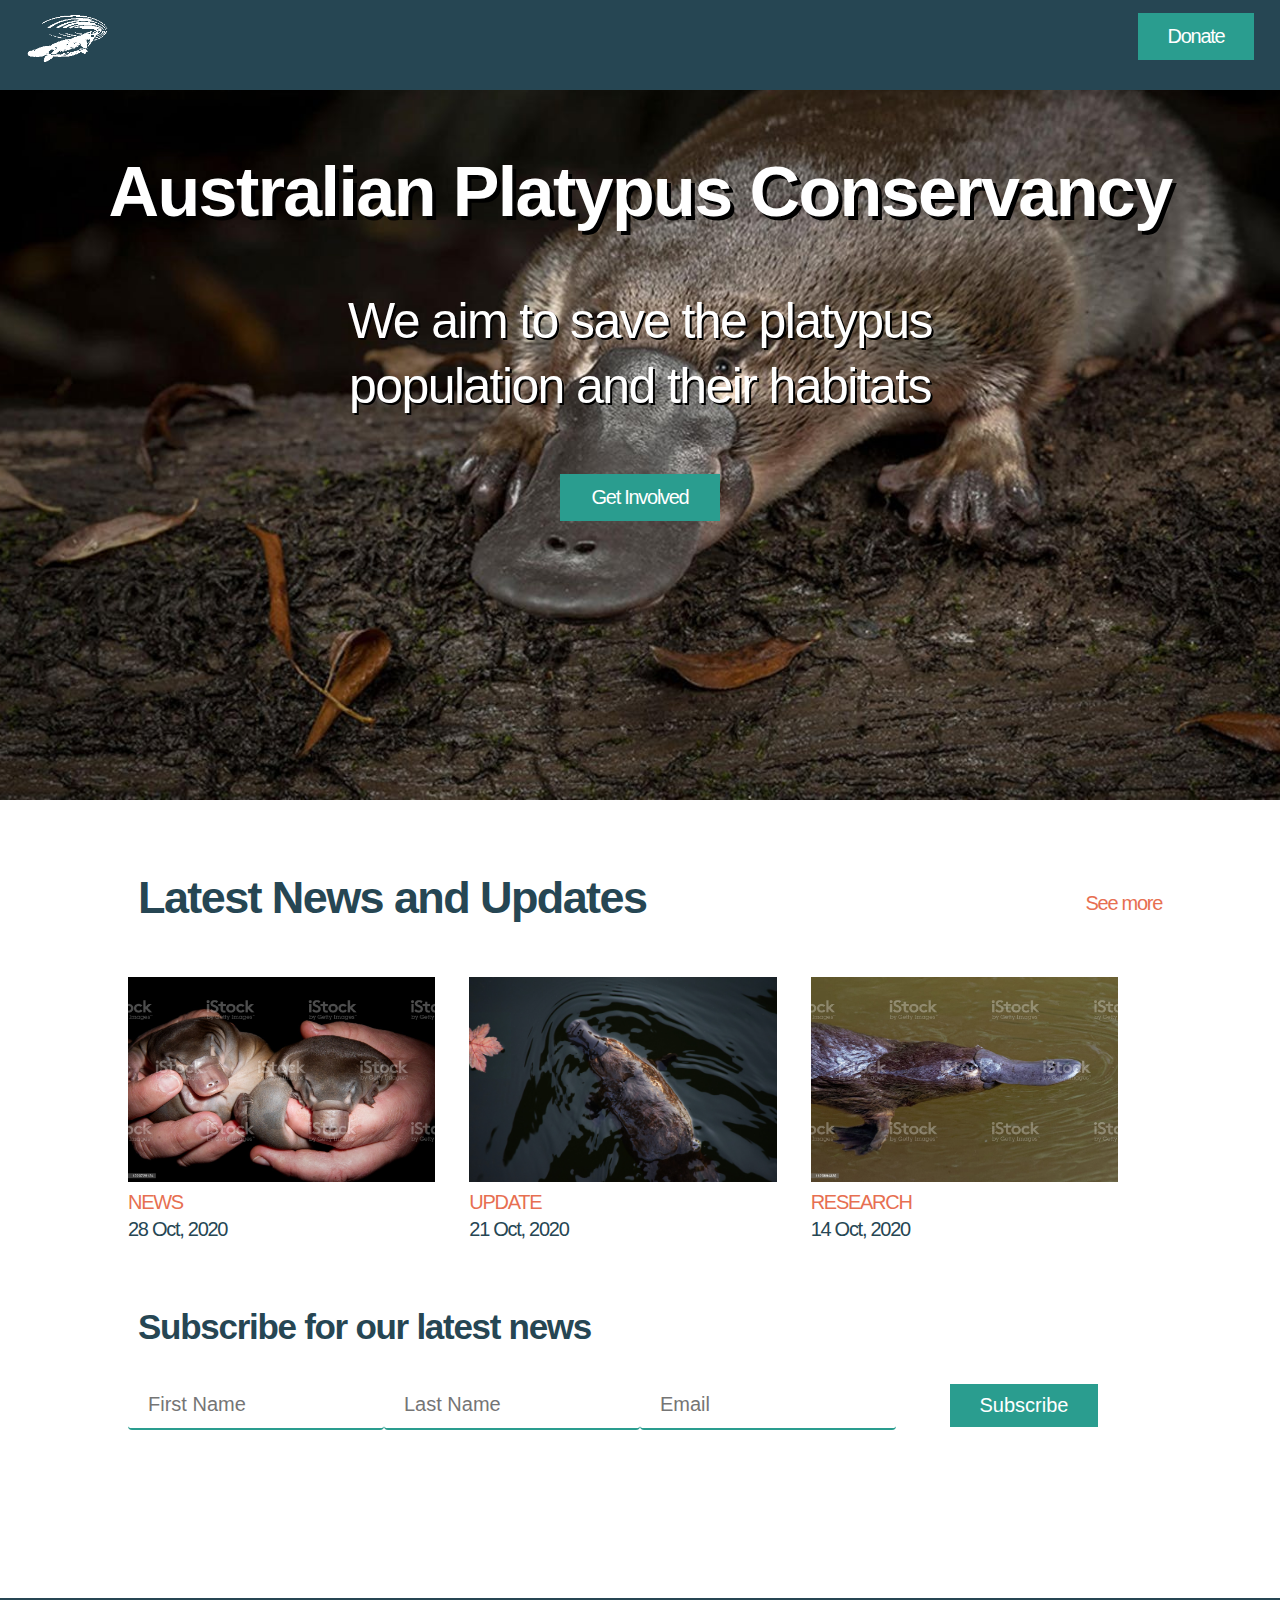
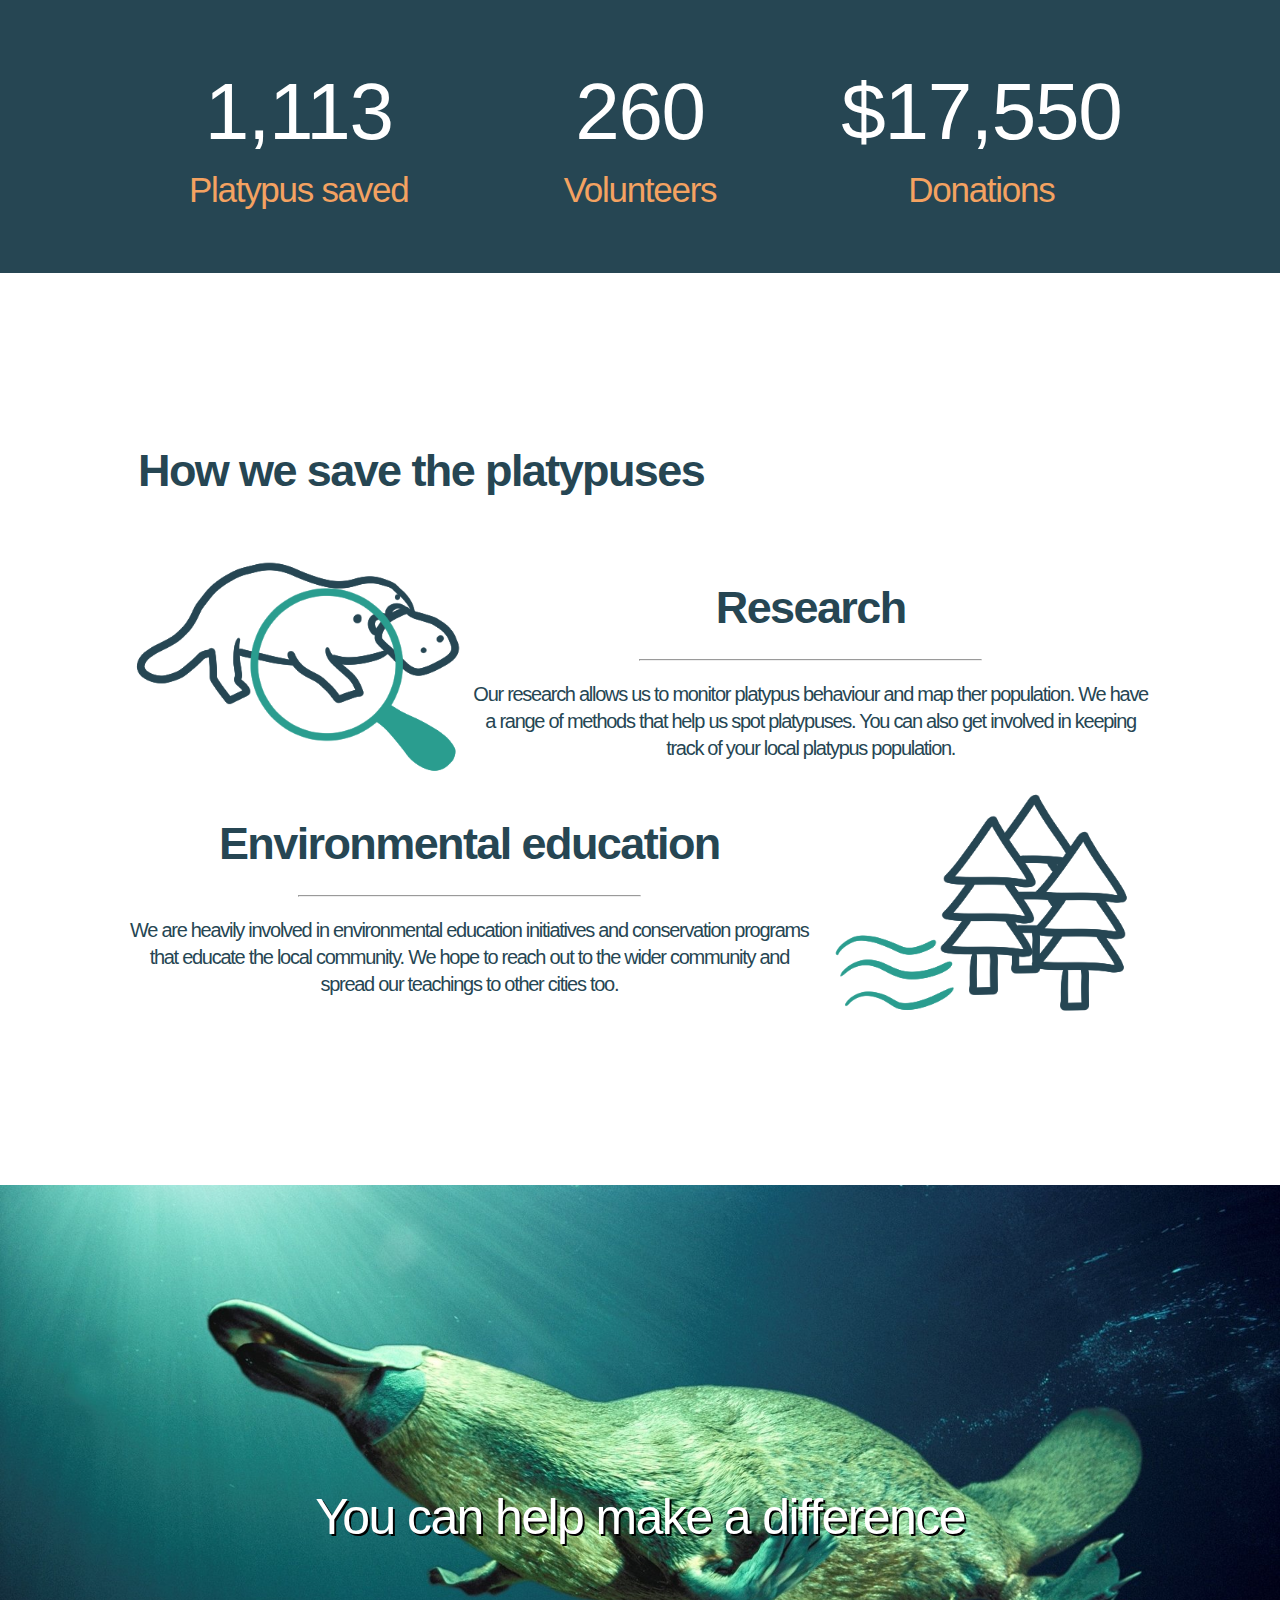
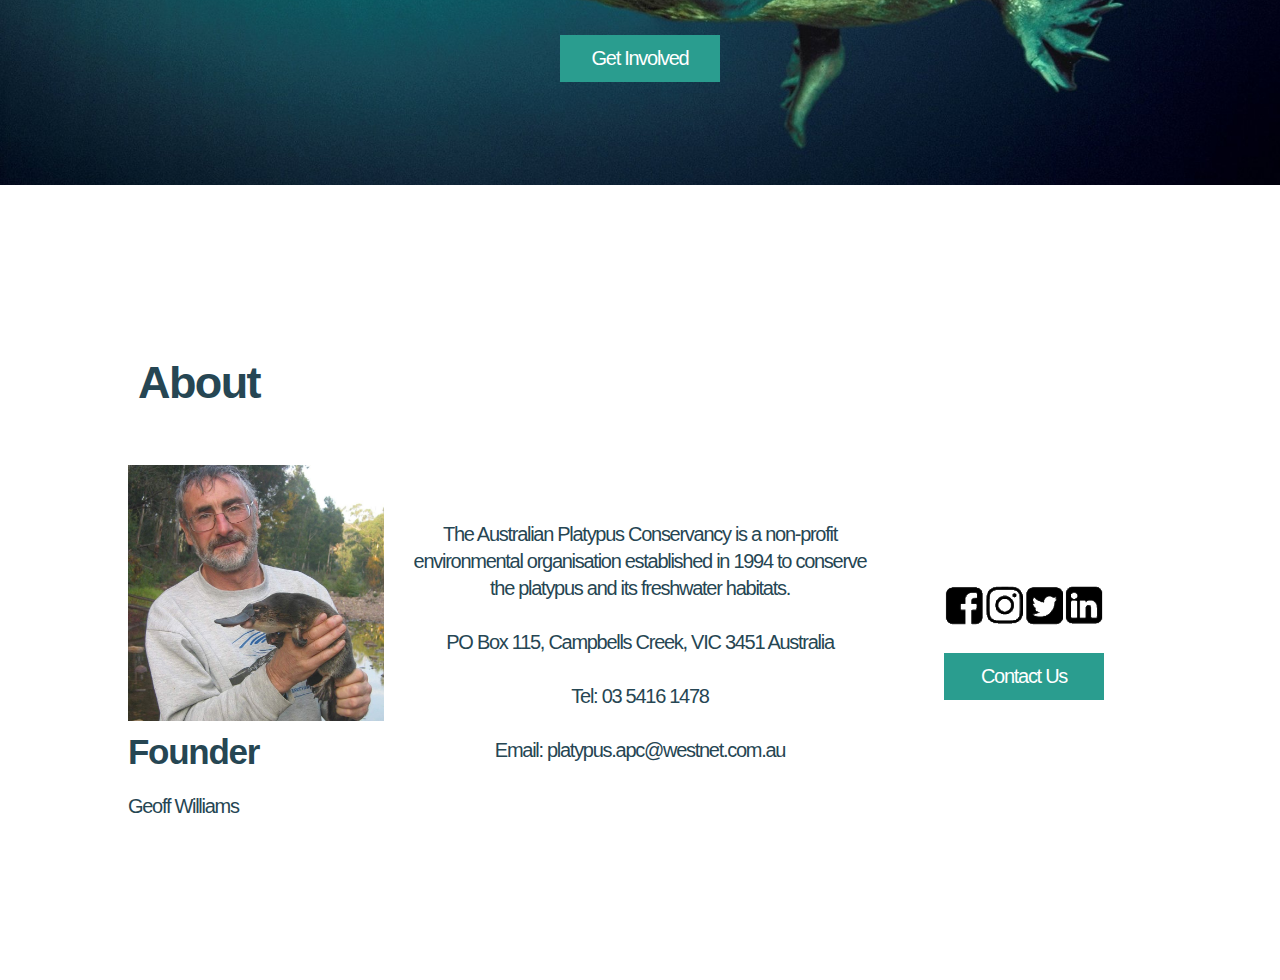
<file: index.html>
<!DOCTYPE html>
<html>

<head>
	<meta charset="utf-8">
	<meta name="viewport" content="width=device-width">
	<title>Australian Platypus Conservancy</title>
	<link href="style.css" rel="stylesheet" type="text/css" />
  <link rel="apple-touch-icon" sizes="180x180" href="images/favicon/apple-touch-icon.png">
  <link rel="icon" type="image/png" sizes="32x32" href="images/favicon/favicon-32x32.png">
  <link rel="icon" type="image/png" sizes="16x16" href="images/favicon/favicon-16x16.png">
  <link rel="manifest" href="images/favicon/site.webmanifest">
</head>

<header>
	<!-- Top header with logo and donate button -->
	<div class="top-header">
		<div class="logo-container">
			<a href="index.html"><img src="images/plat-logo-w.png" id="pla-logo"alt="APC logo" height="50px"></a>
		</div>

		<nav>
			<a href="donate.html" id="donate" class="button">Donate</a>
		</nav>
	</div>

	<!-- Australian Platypus Conservancy title -->
	<div class="title">
		<h1>Australian Platypus Conservancy</h1>
	</div>
	<div class="goal">
		<h2>We aim to save the platypus<br> population and their habitats</h2>
  </div>
  <a href="blank" id="involved" class="button">Get Involved</a>
</header>

<body>
<!-- News Section -->
<div class="section">
  <div class="toprow">
    <div class="sectionheading">
      <h3>Latest News and Updates</h3>
    </div>
    <div class="seemore">
      <a href="blank">See more</a>
    </div>
  </div>
  <div class="spacer"></div>
  <div class="news">
    <div class="column">
      <div class="img-container">
        <a href="blank"><img src="images/babyplat.jpg" alt="two baby platypuses" width="90%">
      </div>
      <div class="newscaption">
        <p>NEWS</p>
      </div>
      <div class="date">
        <p>28 Oct, 2020</p>
      </div>
      </a>
    </div>
    <div class="column">
      <div class="img-container">
        <a href="blank"><img src="images/topplat.jpg" alt="top view of a platypus swimming" width="90%">
      </div>
      <div class="newscaption">
        <p>UPDATE</p>
      </div>
      <div class="date">
        <p>21 Oct, 2020</p>
      </div>
      </a>
    </div>
    <div class="column">
      <div class="img-container">
        <a href="blank"><img src="images/swimplat.jpg" alt="side view of a platypus swimming" width="90%">
      </div>
      <div class="newscaption">
        <p>RESEARCH</p>
      </div>
      <div class="date">
        <p>14 Oct, 2020</p>
      </div>
      </a>
    </div>
  </div>

  
  <div class="spacer"></div>

  
  <!-- Subscribe Section -->
  <div class="toprow">
    <div class="sectionheading">
      <h4>Subscribe for our latest news</h4>
    </div>
  </div>
  <div class="spacer"></div>
    <div class="subscribe">
      <div class="firstname">
        <label class="subform">
          <input type="text" name="first-name" required="true" class="form-field-input" placeholder="First Name">
      </div>
      <div class="lastname">
        <label class="subform">
          <input type="text" name="last-name" required="true" class="form-field-input" placeholder="Last Name">
      </div>
      <div class="email">
        <label class="subform">
          <input type="email" name="email" required="true" class="form-field-input" placeholder="Email">
      </div>
      <div class="subbutton">
        <input type="submit" value="Subscribe" id="subscribe" class="button">
      </div>
    </div>
</div>

<div class="spacer"></div>
<div class="spacer"></div>

<!-- Statistics Section -->
<div class="section" id="stat">
  <div class="statistics">
    <div class="platsaved">
      <p>1,113</p>
      <p id="stat-label">Platypus saved</p>
    </div>
    <div class="volunteers">
      <p>260</p>
      <p id="stat-label">Volunteers</p>
    </div>
    <div class="donations">
      <p>$17,550</p>
      <p id="stat-label">Donations</p>
    </div>
  </div>
</div>

<div class="spacer"></div>
<div class="spacer"></div>


<!-- Activities Section -->
<div class="section">
  <div class="toprow">
    <div class="sectionheading">
      <h3>How we save the platypuses</h3>
    </div>
  </div>

  <div class="spacer"></div>
  <div class="spacer"></div>

  <div class="activities">
    <div class="photo-research">
      <div class="img-container-static">
        <img src="images/plat-research-icon.png" alt="drawing of magnifying glass and platypus" width="100%">
      </div>
    </div>
    <div class="act-research">
      <h3>Research</h3>
       <hr style="width:50%;text-align:center;margin:20px auto;">
      <p>Our research allows us to monitor platypus behaviour and map ther population. We have a range of methods that help us spot platypuses. You can also get involved in keeping track of your local platypus population.</p>
    </div>
    <div class="act-environment">
      <h3>Environmental education</h3>
       <hr style="width:50%;text-align:center;margin:20px auto;">
      <p id="">We are heavily involved in environmental education initiatives and conservation programs that educate the local community. We hope to reach out to the wider community and spread our teachings to other cities too.</p>
    </div>
    <div class="photo-environment">
      <div class="img-container-static">
        <img src="images/plat-enviro-icon.png" alt="drawing of trees and water" width="100%">
      </div>
    </div>
  </div>
</div>

<div class="spacer"></div>
<div class="spacer"></div>

<!-- Get Involved Section -->
<div class="getinvolved">
  <div class="difference">
		<h2>You can help make a difference</h2>
  </div>
  <a href="blank" id="involved" class="button">Get Involved</a>
</div>

<div class="spacer"></div>
<div class="spacer"></div>

<footer>
  <div class="section">
    <div class="toprow">
      <div class="sectionheading">
        <h3>About</h3>
      </div>
    </div>
  <div class="spacer"></div>
  <div class="spacer"></div>
  <div class="about">
    <div class="founder">
      <div class="img-container-static">
        <img src="images/geoffwilliams.jpg" alt="photo of Geoff Williams holding a platypus" width="100%">
      </div>
      <h4>Founder</h4>
      <p>Geoff Williams</p>
    </div>
    <div class="about-details">
      <p>The Australian Platypus Conservancy is a non-profit environmental organisation established in 1994 to conserve the platypus and its freshwater habitats.</p>
      <br>
      <p>PO Box 115, Campbells Creek, VIC 3451 Australia</p>
      <br>
      <p>Tel: 03 5416 1478</p>
      <br>
      <p>Email: platypus.apc@westnet.com.au</p>
    </div>
    <div class="social-media">
        <div class="facebook">
          <a href="https://www.facebook.com/Australian-Platypus-Conservancy-Official-225816770830721/"><img src="images/fb-icon.png" alt="facebook icon" width="40px"></a>
        </div>
        <div class="instagram">
          <a href="https://www.instagram.com/"><img src="images/insta-icon.png" alt="instagram icon" width="40px"></a>
        </div>
        <div class="twitter">
          <a href="https://www.twitter.com/"><img src="images/twit-icon.png" alt="twitter icon" width="40px"></a>
        </div>
        <div class="linkedin">
          <a href="https://www.linkedin.com/"><img src="images/link-icon.png" alt="linkedin icon" width="40px"></a>
        </div>
      <div class="contact-us">
        <a href="blank" id="contact" class="button">Contact Us</a>
      </div>
    </div>
  </div>

  </div>
</footer>




	<script src="script.js">

	</script>
</body>

</html>
</file>
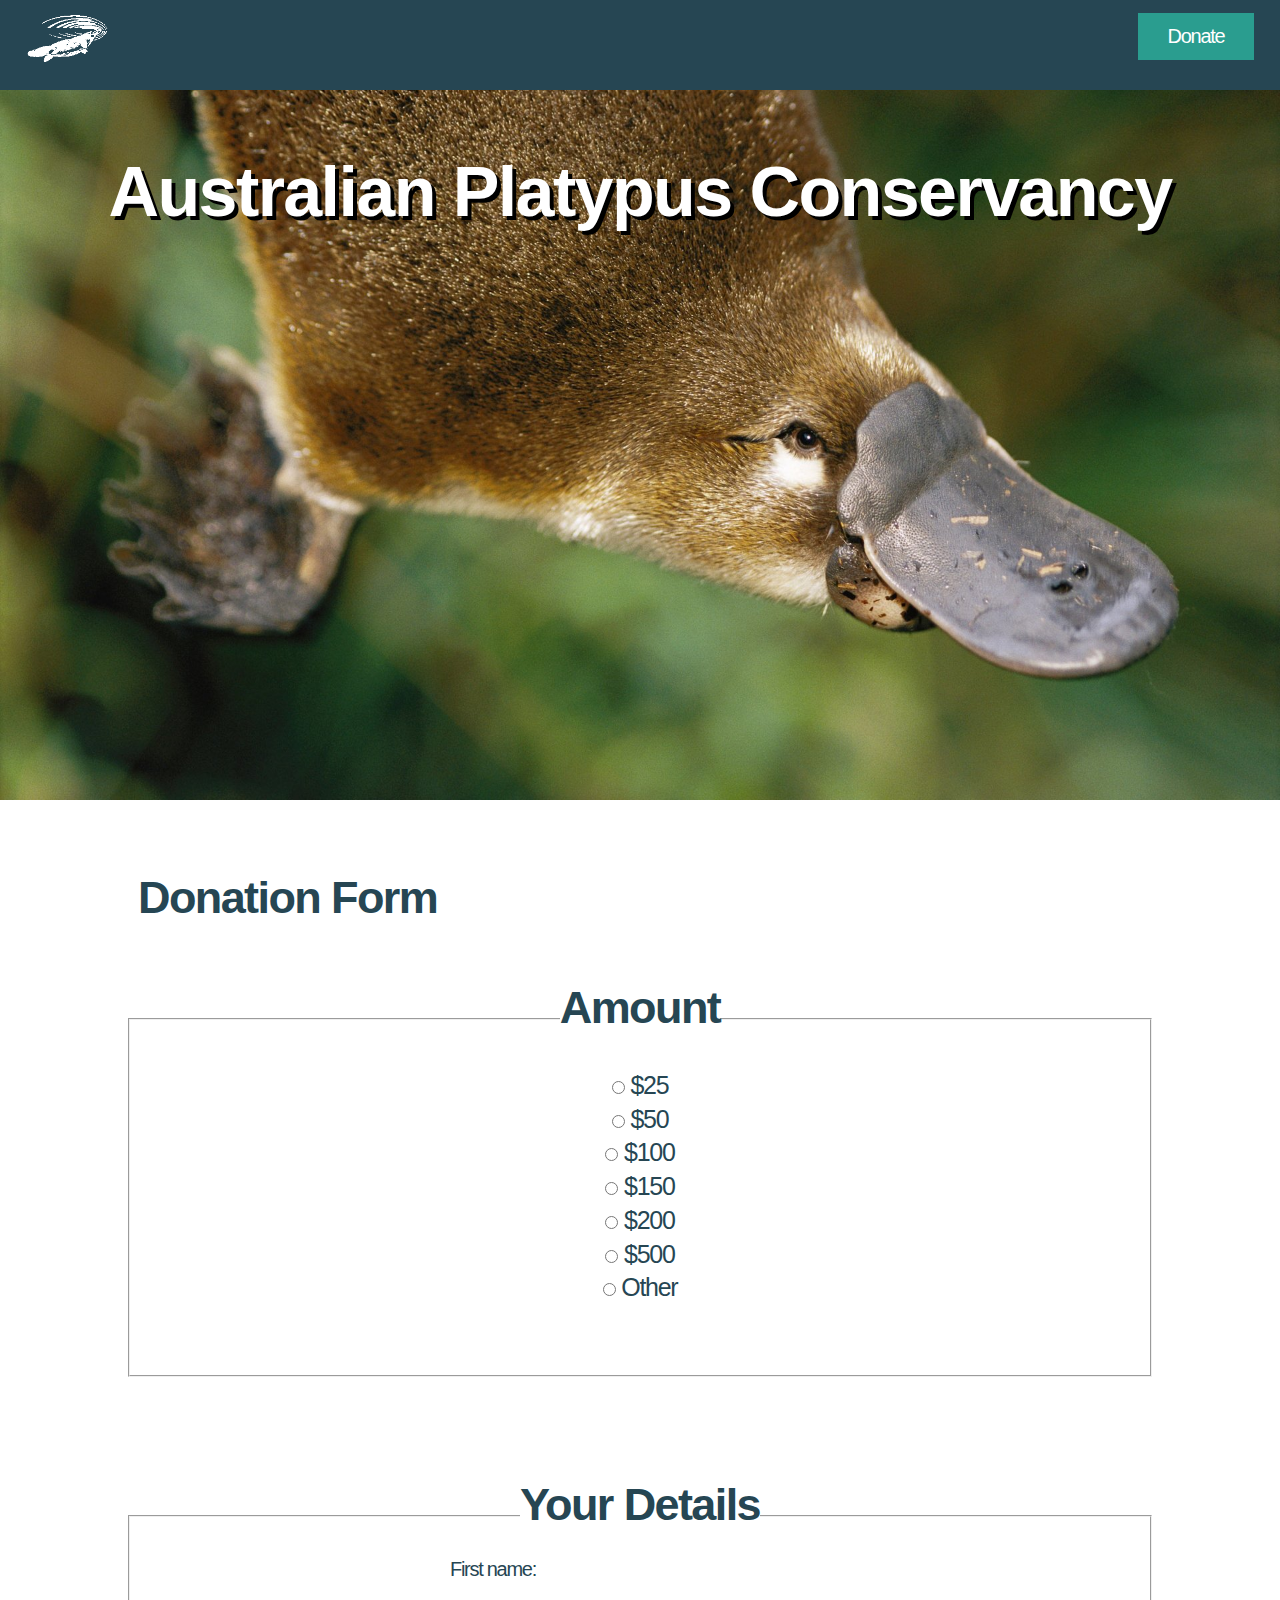
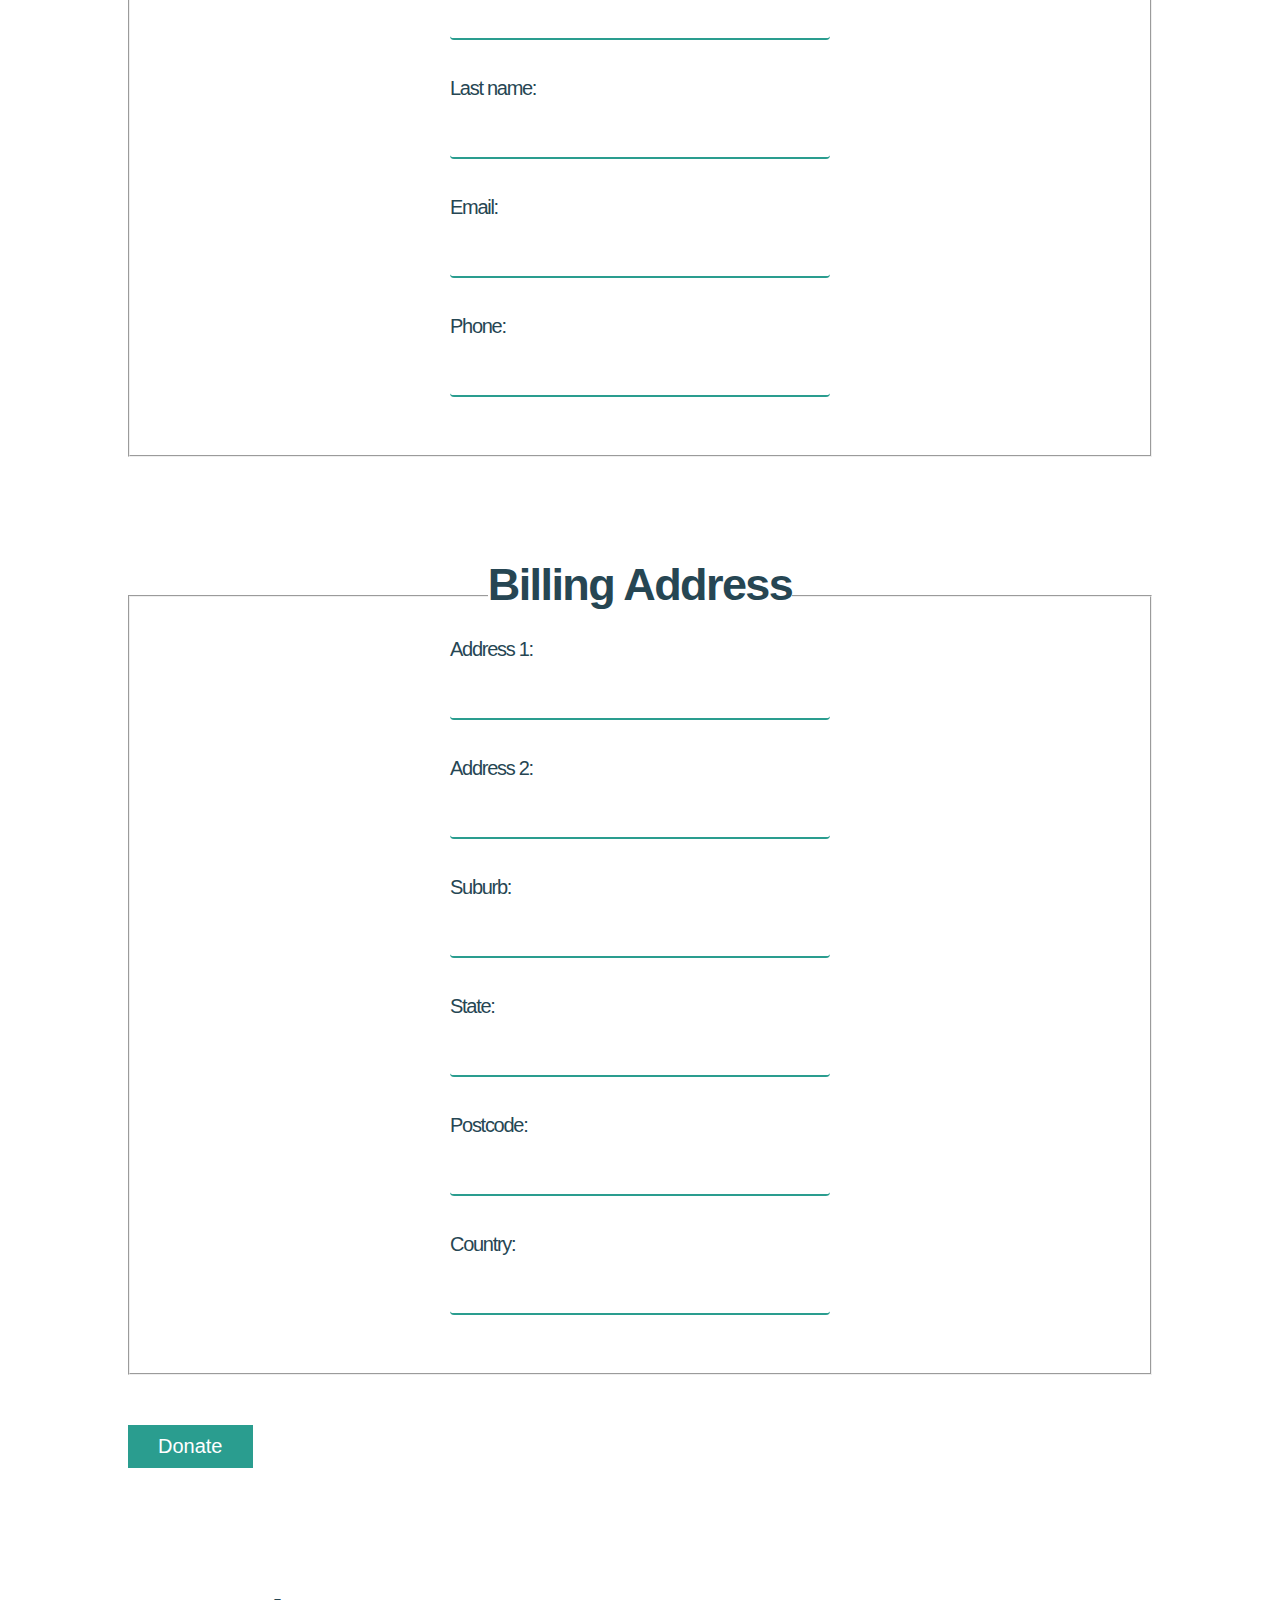
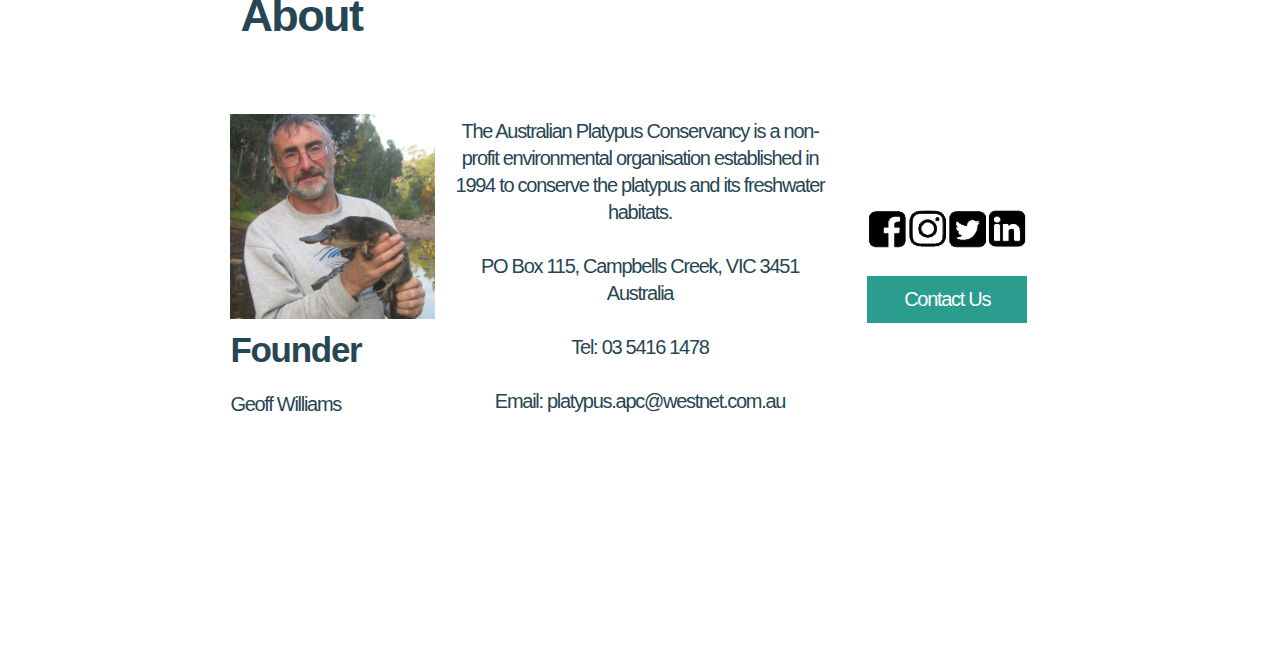
<file: donate.html>
<!DOCTYPE html>
<html>

<head>
	<meta charset="utf-8">
	<meta name="viewport" content="width=device-width">
	<title>Australian Platypus Conservancy</title>
	<link href="style.css" rel="stylesheet" type="text/css" />
  <link rel="apple-touch-icon" sizes="180x180" href="images/favicon/apple-touch-icon.png">
  <link rel="icon" type="image/png" sizes="32x32" href="images/favicon/favicon-32x32.png">
  <link rel="icon" type="image/png" sizes="16x16" href="images/favicon/favicon-16x16.png">
  <link rel="manifest" href="images/favicon/site.webmanifest">
</head>

<header id="header2">
	<!-- Top header with logo and donate button -->
	<div class="top-header">
		<div class="logo-container">
			<a href="index.html"><img src="images/plat-logo-w.png" id="pla-logo"alt="APC logo" height="50px"></a>
		</div>

		<nav>
			<a href="donate.html" id="donate" class="button">Donate</a>
		</nav>
	</div>

	<!-- Australian Platypus Conservancy title -->
	<div class="title">
		<h1>Australian Platypus Conservancy</h1>
	</div>
</header>

<div class="section">
  <div class="toprow">
    <div class="sectionheading">
      <h3>Donation Form</h3>
    </div>
  </div>

  <div class="spacer"></div>
  <div class="spacer"></div>

  <div class="donate-form">
    <fieldset>
      <legend><h3>Amount</h3></legend>
      <div class="amount">
        <form>
          <div class="option">
            <input type="radio" name="donation-money" value="$25">
            <label for="$25">$25</label><br>
          </div>
          <div class="option">
            <input type="radio" name="donation-money" value="$50">
            <label for="$50">$50</label><br>
          </div>
          <div class="option">
            <input type="radio"  name="donation-money" value="$100">
            <label for="$100">$100</label><br>
          </div>
          <div class="option">
            <input type="radio" name="donation-money" value="$150">
            <label for="$150">$150</label><br>
          </div>
          <div class="option">
            <input type="radio" name="donation-money" value="$200">
            <label for="$200">$200</label><br>
          </div>
          <div class="option">
            <input type="radio" name="donation-money" value="$500">
            <label for="$500">$500</label><br>
          </div>
          <div class="option">
            <input type="radio" name="donation-money" value="other">
            <label for="other">Other</label>
          </div>
        </form> 
      </div>
    </fieldset>

    <div class="spacer"></div>
    <div class="spacer"></div>

    <fieldset>
      <legend><h3>Your Details</h3></legend>
      <div class="details">
        <form>
          <div class="firstname">
            <label class="detailform" for="first-name">First name:</label><br>
            <input type="text" name="first-name" required="true" class="form-field-input">
          </div>
          <br>
          <div class="lastname">
            <label class="detailform" for="last-name">Last name:</label><br>
            <input type="text" name="last-name" required="true" class="form-field-input">
          </div>
          <br>
          <div class="email">
            <label class="detailform" for="email">Email:</label><br>
            <input type="email" name="email" required="true" class="form-field-input">
          </div>
          <br>
          <div class="phone">
            <label class="detailform" for="phone">Phone:</label><br>
            <input type="number" name="phone" required="true" class="form-field-input">
          </div>
        </form> 
      </div>
      <div class="spacer"></div>
    </fieldset>

    <div class="spacer"></div>
    <div class="spacer"></div>

    <fieldset>
      <legend><h3>Billing Address</h3></legend>
      <div class="billing">
        <form>
          <div class="address1">
            <label class="detailform" for="address1">Address 1:</label><br>
            <input type="text" name="address1" required="true" class="form-field-input">
          </div>
          <br>
          <div class="address2">
            <label class="detailform" for="address2">Address 2:</label><br>
            <input type="text" name="address2" required="true" class="form-field-input">
          </div>
          <br>
          <div class="suburb">
            <label class="detailform" for="suburb">Suburb:</label><br>
            <input type="text" name="suburb" required="true" class="form-field-input">
          </div>
          <br>
          <div class="state">
            <label class="detailform" for="state">State:</label><br>
            <input type="text" name="state" required="true" class="form-field-input">
          </div>
          <br>
          <div class="postcode">
            <label class="detailform" for="postcode">Postcode:</label><br>
            <input type="number" name="postcode" required="true" class="form-field-input">
          </div>
          <br>
          <div class="country">
            <label class="detailform" for="country">Country:</label><br>
            <input type="text" name="country" required="true" class="form-field-input">
          </div>
          <div class="spacer"></div>
        </form> 
      </div>
    </fieldset>

    <div class="spacer"></div>

    <div class="donate-button">
      <input type="submit" value="Donate" id="donateb" class="button">
    </div>
  </div>
  <div class="spacer"></div>
</section>


<footer>
  <div class="section">
    <div class="toprow">
      <div class="sectionheading">
        <h3>About</h3>
      </div>
    </div>
    <div class="spacer"></div>
    <div class="spacer"></div>
    <div class="about">
      <div class="founder">
        <div class="img-container-static">
          <img src="images/geoffwilliams.jpg" alt="photo of Geoff Williams holding a platypus" width="100%">
        </div>
        <h4>Founder</h4>
        <p>Geoff Williams</p>
      </div>
      <div class="about-details">
        <p>The Australian Platypus Conservancy is a non-profit environmental organisation established in 1994 to conserve the platypus and its freshwater habitats.</p>
        <br>
        <p>PO Box 115, Campbells Creek, VIC 3451 Australia</p>
        <br>
        <p>Tel: 03 5416 1478</p>
        <br>
        <p>Email: platypus.apc@westnet.com.au</p>
      </div>
      <div class="social-media">
          <div class="facebook">
            <a href="https://www.facebook.com/Australian-Platypus-Conservancy-Official-225816770830721/"><img src="images/fb-icon.png" alt="facebook icon" width="40px"></a>
          </div>
          <div class="instagram">
            <a href="https://www.instagram.com/"><img src="images/insta-icon.png" alt="instagram icon" width="40px"></a>
          </div>
          <div class="twitter">
            <a href="https://www.twitter.com/"><img src="images/twit-icon.png" alt="twitter icon" width="40px"></a>
          </div>
          <div class="linkedin">
            <a href="https://www.linkedin.com/"><img src="images/link-icon.png" alt="linkedin icon" width="40px"></a>
          </div>
        <div class="contact-us">
          <a href="blank" id="contact" class="button">Contact Us</a>
        </div>
      </div>
    </div>
  </div>
</footer>
</file>
<file: style.css>
*{
  margin: 0;
  padding: 0;
  list-style: none;
  text-decoration: none;
  font-family: Arial, Helvetica, sans-serif;
}



/* Typography
–––––––––––––––––––––––––––––––––––––––––––––––––– */
h1,
h2,
h3,
h4 {
	margin-top: 0;
	margin-bottom: 0.5em;
	font-weight: bold;
}

h1 {
	font-size: 70px;
	line-height: 1.2;
	letter-spacing: -.1rem;
  text-shadow: 4px 4px #000;
}

h2 {
  font-weight: normal;
	font-size: 50px;
	line-height: 1.3;
	letter-spacing: -.1rem;
  color: white;
  text-shadow: 2px 2px #000;
}

h3 {
	font-size: 45px;
	line-height: 1.25;
	letter-spacing: -.1rem;
  color:#264653;
}



h4 {
	font-size: 35px;
	line-height: 1.35;
	letter-spacing: -.08rem;
  color: #264653;
}

body{
  font-size: 20px;
	line-height: 1.35;
	letter-spacing: -.08rem;
  color: #264653;
}

/* Links */
a:link {
  color: #e76f51;
}

a:hover {
  color: #f4a261;
}




/*-------header------*/
header{
  width: 100%;
  height: 800px;
  display: block;
  background-color: #636363;
  background-position-x: 50%;
  background-position-y: center;
  background-image: url("images/header platypus.jpg");
  background-size: cover;
}
#header2{
  width: 100%;
  height: 800px;
  display: block;
  background-color: #636363;
  background-position-x: 50%;
  background-position-y: center;
  background-image: url("images/header platypus2.jpg");
  background-size: cover;
}

.top-header{
  position: fixed;
  width: 100%;
  height: 90px;
  display: inline-block;
  margin: 0 auto;
  background-color: #264653;
  text-align: center;
}

.logo-container{
  height: 100%;
  margin: 1% 2%;
  display: block;
  float: left;
  color: white;
}

.button {
  background-color: #2A9D8F;
  border: none;
  color: white;
  padding: 0.5em 1.5em;
  text-align: center;
  display: block;
  font-size: 20px;
  cursor: pointer;
}
 /* Nav with the Donate button */
nav {
  float: right;
  margin: 1% 2%;
}

.title {
  padding-top: 150px;
  color: white;
  text-align: center; 
}

.goal {
  padding: 20px;
  text-align: center;
  color: white;
}

#donate {
  color: white;
}
#involved{
  width: 100px;
  padding: 0.5em 1.5em;
  margin: 10px auto;
  color: white;
}

.button:hover {
  background-color: #0d796c;
}




/* --------Sections------- */
.section {
  padding-top: 60px;
  padding-left: 10%;
  padding-right: 10%;
  padding-bottom: 60px;
}

.sectionheading {
  margin-bottom: 5px;
  display: block;
  float: left;
}

.toprow {
  display: block;
  width: 100%;
  padding: 10px;
}

.spacer {
  height: 50px;
  width: 100%;
  color: white;
}



/* ----- News Section ----- */
.news {
  width: 100%;
  display: grid;
  grid-template-columns: 1fr 1fr 1fr;
  grid-template-rows: 1fr;
  gap: 0px 0px;
  grid-template-areas:
    "column1" "column2" "column3";
  grid-area: news;
  margin: auto;
}

.seemore {
  padding-top: 1em;
  text-align: right;
  cursor: pointer;
}

.column1 {
  grid-area: column1;
  width: 100%;
}
.column2 {
  grid-area: column2;
  width: 100%;
}
.column3 {
  grid-area: column3;
  width: 100%;
}

.img-container{
  width: 100%;
  transition-duration: 0.4s;
  transition-timing-function: ease-out;
}
.img-container:hover {
  width: 110%;
}
.date {
  color: #264653;
}



/*----- Subscribe Section -----*/
.subscribe {
  width: 100%;
  display: grid;
  grid-template-columns: 1fr 1fr 1fr 1fr;
  grid-template-rows: 1fr;
  gap: 0px 0px;
  grid-template-areas:
    "firstname lastname email subbutton";
  grid-area: subscribe;
}
.firstname { grid-area: firstname; margin: auto;}
.lastname { grid-area: lastname; margin: auto;}
.email { grid-area: email; margin: auto;}
.subbutton { grid-area: subbutton; margin: auto;}

.subform {
  display: block;
  width: 100%;
}

input[type=text], input[type=email], input[type=number] {
  font-size: 20px;
  border: none;
  border-bottom: 2px solid #2A9D8F;
  width: 100%;
  padding: 12px 20px;
  margin: 8px 0;
  display: inline-block;
  border-radius: 4px;
  box-sizing: border-box;
}

input[type=text]:focus, input[type=email]:focus, input[type=number]:focus {
  border: none;
  border-bottom: 4px solid #0d796c;
  outline: none;
}


/* ----- Statistics section ----- */
.statistics {
  width: 100%;
  display: grid;
  grid-template-columns: 1fr 1fr 1fr;
  grid-template-rows: 1fr;
  gap: 0px 0px;
  grid-template-areas:
    "platsaved volunteers donations";
}
#stat {
  background-color: #264653;
  font-size: 80px;
  color: white;
  text-align: center;
  margin: auto;
}
#stat-label{
  font-size: 35px;
  color: #f4a261;
}
.platsaved { grid-area: platsaved; margin: auto;}
.volunteers { grid-area: volunteers; margin: auto;}
.donations { grid-area: donations; margin: auto;}


/* ----- Activities section ----- */
.activities {
  text-align: center;
  display: grid;
  grid-template-columns: 1fr 1fr 1fr;
  grid-template-rows: 1fr 1fr;
  gap: 0px 0px;
  grid-template-areas:
    "photo-research act-research act-research"
    "act-environment act-environment photo-environment";
}
.activities > body {
  font-size: 35px;
}
.act-research { grid-area: act-research; margin: auto;}
.act-environment { grid-area: act-environment; margin: auto;}
.photo-research { grid-area: photo-research; margin: auto;}
.photo-environment { grid-area: photo-environment; margin: auto;}



/* ----- Get Involved section ----- */
.getinvolved {
  text-align: center;
  width: 100%;
  height: 600px;
  display: block;
  background-color: #636363;
  background-position-x: 50%;
  background-position-y: center;
  background-image: url("images/waterplat.jpg");
  background-size: cover;
}
.difference {
  padding-top: 300px;
  text-align: center;
  color: white;
  padding-bottom: 50px;
}


/* ----- Footer/About section ----- */
footer {
  padding-bottom: 100px;
}
.about {
  display: grid;
  grid-template-columns: 1fr 2fr 1fr;
  grid-template-rows: 1fr;
  gap: 0px 0px;
  grid-template-areas:
    "founder about-details social-media";
}

.founder { grid-area: founder; margin: auto;}
.about-details { grid-area: about-details; margin: auto; padding:20px; text-align: center;}
.social-media { 
  margin: auto;
  display: grid;
  grid-template-columns: 1fr 1fr 1fr 1fr;
  grid-template-rows: 1fr 1fr;
  gap: 0px 0px;
  grid-template-areas:
    "facebook instagram twitter linkedin"
    "contact-us contact-us contact-us contact-us";
  grid-area: social-media;
}
.facebook { grid-area: facebook; margin: auto; cursor: pointer;}
.instagram { grid-area: instagram; margin: auto; cursor: pointer;}
.twitter { grid-area: twitter; margin: auto; cursor: pointer;}
.linkedin { grid-area: linkedin; margin: auto; cursor: pointer;}
.contact-us { grid-area: contact-us; margin: auto; color: white; cursor: pointer;}


#contact {
  width: 100px;
  padding: 0.5em 1.5em;
  margin: 10px auto;
  color: white;
}


/* ----- Donate page ----- */
.donate-form {
  text-align: center;
  margin: auto;
  font-size: 25px;
  
}
.amount {
  padding-top: 10px;
  padding-bottom: 70px;
}


.details, .billing {
  text-align: left;
  padding-left: 25vw;
  padding-right: 25vw;
  font-size: 20px;
}

.donate-button {
  margin: auto;
  padding: auto;
}



/* ----------- Resizing to mobile size ----------- */
@media only screen and (max-width: 850px) {
  h1 {
    font-size: 40px;
    padding-top: 10px;
    text-shadow: 2px 2px #000;
  }
  h2 {
    font-size: 25px;
    text-shadow: 1px 1px #000;
  }
  h3 {
    font-size: 25px;
  }
  h4 {
    font-size: 20px;
  }
  body {
    font-size: 15px;
  }
  #sub-heading {
    font-size: 20px;
  }
  #pla-logo {
    height: 30px;
  }
  .spacer {
    height: 20px;
    width: 100%;
    color: white;
  }
  header {
    height: 300px;
  }
  #header2 {
    height: 300px;
  }
  .top-header {
    height: 45px;
  }
  #involved{
    padding: 0.5em 0.5em;
  }
  .title {
    padding-top: 40px;
  }
  .goal {
    padding: 0px;
  }
  .button {
    font-size: 15px;
  }
  input[type=text], input[type=email], input[type=number], select {
    font-size: 10px;
    width: 80%;
    padding: 6px 10px;
    margin: 4px 0;
    display: inline-block;
    border-radius: 2px;
    box-sizing: border-box;
  }
  #stat {
    background-color: #264653;
    font-size: 25px;
    color: white;
    text-align: center;
    margin: auto;
  }
  #stat-label{
    font-size: 15px;
  }
  .getinvolved {
    height: 300px;
  }
  .difference {
    padding-top: 150px;
    padding-bottom: 25px;
  }
  .details, .billing {
    padding-left: 5vw;
    padding-right: 5vw;
    font-size: 15px;
  }
}
</file>
